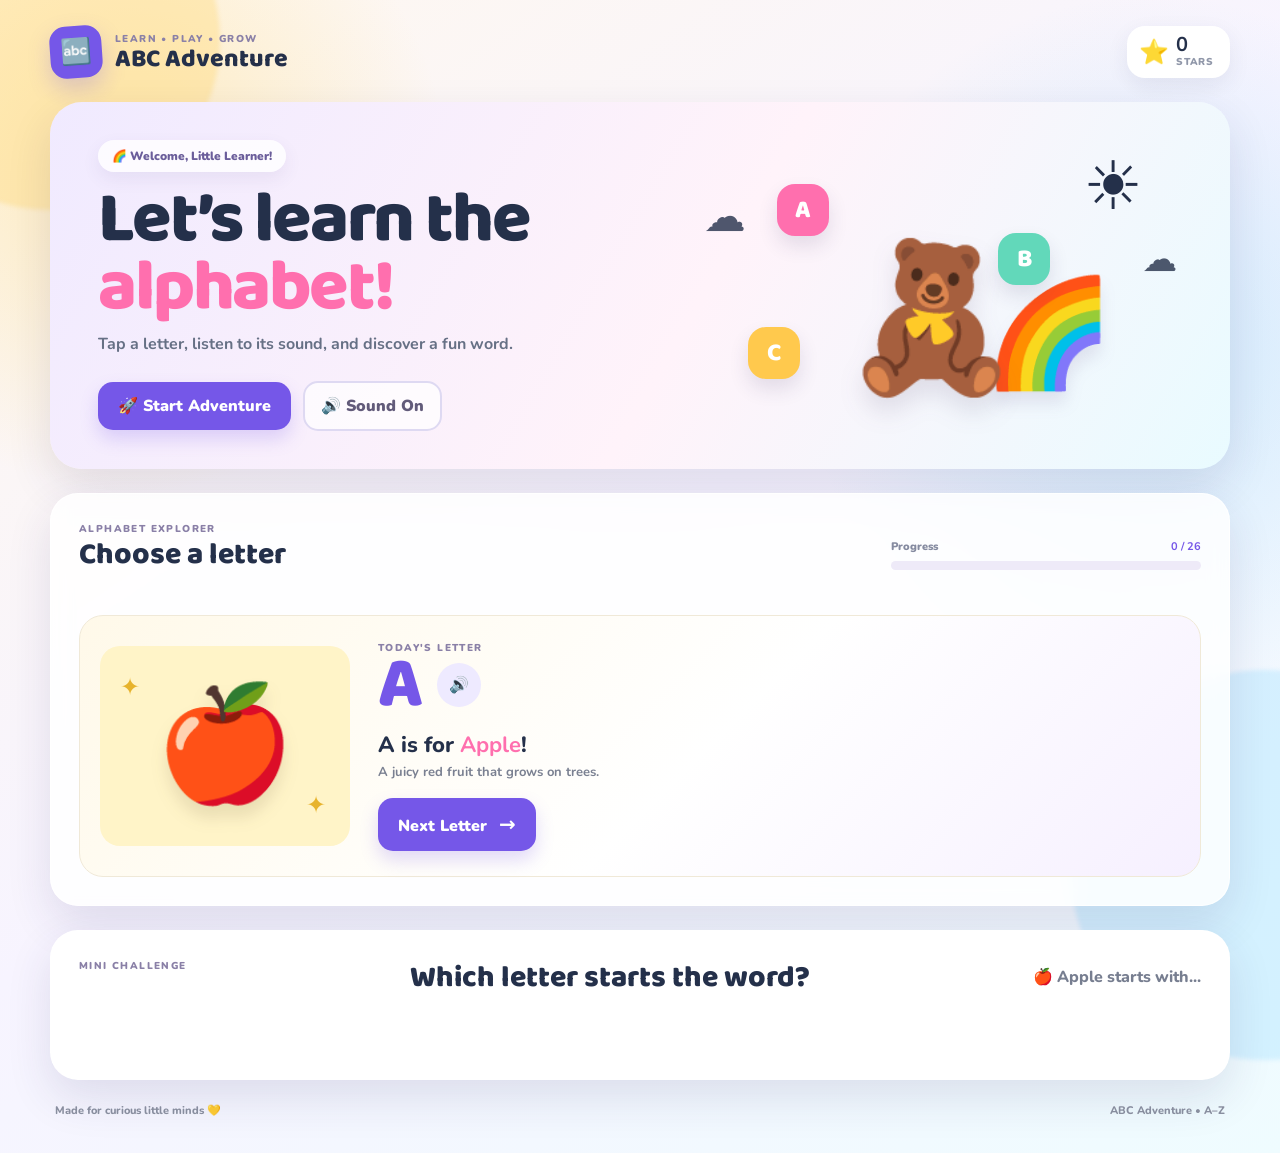
<file: index.html>
<!DOCTYPE html>
<html lang="en">
<head>
  <meta charset="UTF-8">
  <meta name="viewport" content="width=device-width, initial-scale=1.0">
  <title>ABC Adventure | Alphabet Learning Game</title>
  <link rel="preconnect" href="https://fonts.googleapis.com">
  <link rel="preconnect" href="https://fonts.gstatic.com" crossorigin>
  <link href="https://fonts.googleapis.com/css2?family=Baloo+2:wght@500;600;700;800&family=Nunito:wght@600;700;800;900&display=swap" rel="stylesheet">
  <link rel="stylesheet" href="style.css">
</head>
<body>
  <div class="sky-shape shape-one"></div>
  <div class="sky-shape shape-two"></div>

  <main class="game-shell">
    <header class="topbar">
      <div class="brand">
        <div class="brand-icon">🔤</div>
        <div>
          <span class="eyebrow">LEARN • PLAY • GROW</span>
          <h1>ABC Adventure</h1>
        </div>
      </div>
      <div class="score-card" aria-label="Score">
        <span>⭐</span>
        <strong id="score">0</strong>
        <small>Stars</small>
      </div>
    </header>

    <section class="hero">
      <div class="hero-copy">
        <span class="pill">🌈 Welcome, Little Learner!</span>
        <h2>Let’s learn the <span>alphabet!</span></h2>
        <p>Tap a letter, listen to its sound, and discover a fun word.</p>
        <div class="hero-actions">
          <button class="primary-btn" id="startBtn">🚀 Start Adventure</button>
          <button class="sound-btn" id="soundToggle" aria-label="Toggle sound">🔊 Sound On</button>
        </div>
      </div>
      <div class="hero-character" aria-hidden="true">
        <div class="sun">☀️</div>
        <div class="rainbow">🌈</div>
        <div class="cloud cloud-a">☁️</div>
        <div class="cloud cloud-b">☁️</div>
        <div class="bear">🧸</div>
        <div class="floating-letter letter-a">A</div>
        <div class="floating-letter letter-b">B</div>
        <div class="floating-letter letter-c">C</div>
      </div>
    </section>

    <section class="game-panel" id="gamePanel">
      <div class="panel-heading">
        <div>
          <span class="section-label">ALPHABET EXPLORER</span>
          <h3>Choose a letter</h3>
        </div>
        <div class="progress-wrap">
          <div class="progress-label"><span>Progress</span><strong id="progressText">0 / 26</strong></div>
          <div class="progress-track"><div class="progress-bar" id="progressBar"></div></div>
        </div>
      </div>

      <div class="letter-grid" id="letterGrid" aria-label="Alphabet letters"></div>

      <div class="lesson-card" id="lessonCard">
        <div class="lesson-visual" id="lessonVisual">
          <div class="sparkle sparkle-1">✦</div>
          <div class="sparkle sparkle-2">✦</div>
          <div class="big-emoji" id="wordEmoji">🍎</div>
        </div>
        <div class="lesson-content">
          <span class="lesson-label">TODAY'S LETTER</span>
          <div class="letter-title-row">
            <h3 id="selectedLetter">A</h3>
            <button class="listen-btn" id="listenBtn" title="Hear the letter">🔊</button>
          </div>
          <p class="word-line">A is for <strong id="wordName">Apple</strong>!</p>
          <p class="hint" id="wordHint">A juicy red fruit that grows on trees.</p>
          <button class="next-btn" id="nextBtn">Next Letter <span>→</span></button>
        </div>
      </div>
    </section>

    <section class="challenge" id="challenge">
      <div class="challenge-heading">
        <span class="section-label">MINI CHALLENGE</span>
        <h3>Which letter starts the word?</h3>
        <p id="questionText">🍎 Apple starts with...</p>
      </div>
      <div class="answer-grid" id="answerGrid"></div>
      <div class="feedback" id="feedback" role="status"></div>
    </section>

    <footer>
      <span>Made for curious little minds 💛</span>
      <span>ABC Adventure • A–Z</span>
    </footer>
  </main>

  <div class="celebration" id="celebration" aria-hidden="true">
    <div class="celebration-card">
      <div class="trophy">🏆</div>
      <h2>Fantastic!</h2>
      <p>You completed the alphabet adventure!</p>
      <div class="final-stars" id="finalStars">⭐ ⭐ ⭐ ⭐ ⭐</div>
      <button class="primary-btn" id="playAgainBtn">🎈 Play Again</button>
    </div>
  </div>

  <script src="script.js"></script>
</body>
</html>
</file>
<file: style.css>
* {
  box-sizing: border-box;
}

:root {
  --ink: #24304a;
  --muted: #667085;
  --purple: #7557e8;
  --purple-dark: #5940c7;
  --pink: #ff6fae;
  --yellow: #ffc94d;
  --mint: #62d8ba;
  --sky: #68c9f5;
  --cream: #fffaf0;
  --white: #ffffff;
  --line: #e8eaf2;
  --shadow: 0 18px 45px rgba(52, 45, 95, 0.12);
}

html {
  scroll-behavior: smooth;
}

body {
  margin: 0;
  min-height: 100vh;
  font-family: "Nunito", system-ui, sans-serif;
  color: var(--ink);
  background:
    radial-gradient(circle at 10% 15%, rgba(255, 211, 90, .35), transparent 20rem),
    radial-gradient(circle at 90% 30%, rgba(104, 201, 245, .25), transparent 22rem),
    linear-gradient(145deg, #fff8ee 0%, #f7f4ff 48%, #effcff 100%);
  overflow-x: hidden;
}

button {
  font: inherit;
  cursor: pointer;
  border: 0;
}

.sky-shape {
  position: fixed;
  border-radius: 50%;
  filter: blur(2px);
  opacity: .35;
  pointer-events: none;
  z-index: -1;
}

.shape-one {
  width: 340px;
  height: 340px;
  background: #ffd66d;
  top: -130px;
  left: -120px;
}

.shape-two {
  width: 390px;
  height: 390px;
  background: #9edfff;
  right: -180px;
  bottom: -160px;
}

.game-shell {
  width: min(1180px, calc(100% - 32px));
  margin: 0 auto;
  padding: 26px 0 35px;
}

.topbar {
  display: flex;
  align-items: center;
  justify-content: space-between;
  gap: 20px;
  margin-bottom: 24px;
}

.brand {
  display: flex;
  align-items: center;
  gap: 13px;
}

.brand-icon {
  width: 52px;
  height: 52px;
  display: grid;
  place-items: center;
  border-radius: 16px;
  background: var(--purple);
  color: #fff;
  box-shadow: 0 10px 22px rgba(117, 87, 232, .25);
  font-size: 25px;
  transform: rotate(-4deg);
}

.eyebrow,
.section-label,
.lesson-label {
  display: block;
  color: #8a80a7;
  font-size: 10px;
  font-weight: 900;
  letter-spacing: .14em;
}

.brand h1 {
  margin: 1px 0 0;
  font: 800 25px/1 "Baloo 2", cursive;
}

.score-card {
  display: grid;
  grid-template-columns: auto auto;
  grid-template-rows: auto auto;
  align-items: center;
  column-gap: 7px;
  padding: 8px 15px 8px 11px;
  background: #fff;
  border: 1px solid rgba(255,255,255,.8);
  border-radius: 18px;
  box-shadow: 0 8px 22px rgba(52, 45, 95, .08);
}

.score-card span {
  grid-row: 1 / 3;
  font-size: 24px;
}

.score-card strong {
  font-size: 20px;
  line-height: 1;
}

.score-card small {
  color: #9097a9;
  font-size: 10px;
  font-weight: 900;
  letter-spacing: .08em;
  text-transform: uppercase;
}

.hero {
  position: relative;
  min-height: 350px;
  display: grid;
  grid-template-columns: 1.1fr .9fr;
  align-items: center;
  overflow: hidden;
  padding: 38px 48px;
  border-radius: 32px;
  background: linear-gradient(120deg, #f0eaff, #fff3fa 55%, #e9fbff);
  box-shadow: var(--shadow);
}

.hero-copy {
  position: relative;
  z-index: 2;
  max-width: 620px;
}

.pill {
  display: inline-flex;
  align-items: center;
  padding: 8px 14px;
  border-radius: 999px;
  background: rgba(255,255,255,.8);
  color: #6b5e9b;
  font-size: 12px;
  font-weight: 900;
  box-shadow: 0 7px 18px rgba(77, 58, 130, .08);
}

.hero h2 {
  margin: 14px 0 9px;
  font: 800 clamp(42px, 6vw, 72px)/.95 "Baloo 2", cursive;
  letter-spacing: -.03em;
}

.hero h2 span {
  color: var(--pink);
}

.hero p {
  max-width: 500px;
  margin: 0;
  color: var(--muted);
  font-size: 16px;
  line-height: 1.6;
  font-weight: 700;
}

.hero-actions {
  display: flex;
  align-items: center;
  gap: 12px;
  margin-top: 24px;
  flex-wrap: wrap;
}

.primary-btn,
.next-btn {
  padding: 13px 20px;
  border-radius: 15px;
  color: #fff;
  background: var(--purple);
  font-weight: 900;
  box-shadow: 0 9px 18px rgba(117, 87, 232, .22);
  transition: transform .2s, box-shadow .2s, background .2s;
}

.primary-btn:hover,
.next-btn:hover {
  transform: translateY(-2px);
  background: var(--purple-dark);
  box-shadow: 0 13px 25px rgba(117, 87, 232, .28);
}

.sound-btn {
  padding: 12px 16px;
  border: 2px solid #ded9f2;
  border-radius: 15px;
  background: rgba(255,255,255,.7);
  color: #625b7a;
  font-weight: 900;
}

.hero-character {
  position: relative;
  height: 290px;
}

.sun {
  position: absolute;
  right: 8%;
  top: 0;
  font-size: 67px;
  animation: float 4s ease-in-out infinite;
}

.rainbow {
  position: absolute;
  right: 14%;
  bottom: 25px;
  font-size: 105px;
  filter: drop-shadow(0 12px 8px rgba(91, 73, 130, .12));
  animation: float 5s ease-in-out infinite reverse;
}

.cloud {
  position: absolute;
  font-size: 42px;
  opacity: .8;
  animation: drift 7s ease-in-out infinite;
}

.cloud-a {
  left: 2%;
  top: 48px;
}

.cloud-b {
  right: 1%;
  top: 95px;
  font-size: 35px;
  animation-delay: 1.4s;
}

.bear {
  position: absolute;
  left: 30%;
  bottom: 13px;
  font-size: 145px;
  filter: drop-shadow(0 14px 12px rgba(73, 54, 95, .13));
  animation: bounce 3s ease-in-out infinite;
}

.floating-letter {
  position: absolute;
  display: grid;
  place-items: center;
  width: 52px;
  height: 52px;
  border-radius: 18px;
  color: #fff;
  font: 800 25px "Baloo 2", cursive;
  box-shadow: 0 10px 20px rgba(53, 45, 92, .12);
  animation: float 3.5s ease-in-out infinite;
}

.letter-a {
  background: var(--pink);
  left: 17%;
  top: 15%;
}

.letter-b {
  background: var(--mint);
  right: 27%;
  top: 32%;
  animation-delay: .8s;
}

.letter-c {
  background: var(--yellow);
  left: 11%;
  bottom: 18%;
  animation-delay: 1.4s;
}

.game-panel,
.challenge {
  margin-top: 24px;
  padding: 28px;
  border: 1px solid rgba(255,255,255,.8);
  border-radius: 28px;
  background: rgba(255,255,255,.84);
  box-shadow: var(--shadow);
  backdrop-filter: blur(10px);
}

.panel-heading,
.challenge-heading {
  display: flex;
  justify-content: space-between;
  align-items: end;
  gap: 25px;
  margin-bottom: 20px;
}

.panel-heading h3,
.challenge h3 {
  margin: 4px 0 0;
  font: 800 30px/1 "Baloo 2", cursive;
}

.progress-wrap {
  width: min(310px, 40%);
}

.progress-label {
  display: flex;
  justify-content: space-between;
  color: #858ba0;
  font-size: 11px;
  font-weight: 900;
  margin-bottom: 7px;
}

.progress-label strong {
  color: var(--purple);
}

.progress-track {
  height: 9px;
  border-radius: 99px;
  overflow: hidden;
  background: #eeeaf8;
}

.progress-bar {
  width: 0%;
  height: 100%;
  border-radius: inherit;
  background: linear-gradient(90deg, var(--purple), var(--pink), var(--yellow));
  transition: width .4s ease;
}

.letter-grid {
  display: grid;
  grid-template-columns: repeat(13, 1fr);
  gap: 9px;
}

.letter-btn {
  aspect-ratio: 1;
  border-radius: 14px;
  background: #f7f5fc;
  color: #5d6172;
  font: 800 22px "Baloo 2", cursive;
  transition: transform .18s, background .18s, color .18s, box-shadow .18s;
}

.letter-btn:hover {
  transform: translateY(-3px) rotate(-2deg);
  background: #eee9ff;
  color: var(--purple);
}

.letter-btn.active {
  color: #fff;
  background: var(--purple);
  box-shadow: 0 9px 18px rgba(117, 87, 232, .24);
}

.letter-btn.learned {
  position: relative;
  background: #e9faf5;
  color: #31a889;
}

.letter-btn.learned.active {
  color: #fff;
  background: var(--purple);
}

.letter-btn.learned::after {
  content: "✓";
  position: absolute;
  right: -3px;
  top: -5px;
  width: 15px;
  height: 15px;
  display: grid;
  place-items: center;
  border-radius: 50%;
  color: #fff;
  background: var(--mint);
  font: 900 9px "Nunito";
}

.lesson-card {
  display: grid;
  grid-template-columns: 250px 1fr;
  gap: 28px;
  align-items: center;
  margin-top: 25px;
  padding: 20px;
  border-radius: 24px;
  background: linear-gradient(135deg, #fff9e9, #fff 55%, #f6f0ff);
  border: 1px solid #f0e9d8;
}

.lesson-visual {
  position: relative;
  min-height: 200px;
  display: grid;
  place-items: center;
  overflow: hidden;
  border-radius: 20px;
  background: #fff4c8;
}

.big-emoji {
  font-size: 112px;
  line-height: 1;
  filter: drop-shadow(0 12px 8px rgba(87, 67, 38, .13));
  animation: pop .45s ease both;
}

.sparkle {
  position: absolute;
  color: #e7b32c;
  font-size: 24px;
  animation: twinkle 1.8s ease-in-out infinite;
}

.sparkle-1 { left: 20px; top: 25px; }
.sparkle-2 { right: 24px; bottom: 25px; animation-delay: .6s; }

.lesson-content {
  padding: 5px 5px 5px 0;
}

.letter-title-row {
  display: flex;
  align-items: center;
  gap: 14px;
}

.letter-title-row h3 {
  margin: 2px 0 0;
  font: 800 72px/.8 "Baloo 2", cursive;
  color: var(--purple);
}

.listen-btn {
  width: 44px;
  height: 44px;
  border-radius: 50%;
  background: #eeeaff;
  color: var(--purple);
  transition: transform .2s;
}

.listen-btn:hover {
  transform: scale(1.08);
}

.word-line {
  margin: 15px 0 3px;
  font-size: 22px;
  font-weight: 800;
}

.word-line strong {
  color: var(--pink);
}

.hint {
  margin: 0 0 17px;
  color: #7a8091;
  font-size: 13px;
  font-weight: 700;
}

.next-btn span {
  margin-left: 7px;
  font-size: 20px;
}

.challenge {
  background: #fff;
}

.challenge-heading {
  align-items: start;
}

.challenge-heading h3 {
  margin-top: 4px;
}

.challenge-heading p {
  margin: 7px 0 0;
  color: #777e90;
  font-weight: 800;
}

.answer-grid {
  display: grid;
  grid-template-columns: repeat(3, 1fr);
  gap: 12px;
}

.answer-btn {
  min-height: 72px;
  padding: 10px 15px;
  border-radius: 17px;
  background: #f7f7fb;
  border: 2px solid transparent;
  color: var(--ink);
  font-weight: 900;
  transition: .2s ease;
}

.answer-btn:hover {
  border-color: #c9c1f4;
  transform: translateY(-2px);
}

.answer-btn.correct {
  background: #e6fbf4;
  border-color: #64d9ba;
  color: #228d72;
}

.answer-btn.wrong {
  background: #fff0f3;
  border-color: #ff9bbd;
  color: #d34e78;
  animation: shake .35s ease;
}

.feedback {
  min-height: 25px;
  margin-top: 13px;
  text-align: center;
  font-weight: 900;
}

.feedback.good {
  color: #229b7c;
}

.feedback.bad {
  color: #d75d7d;
}

footer {
  display: flex;
  justify-content: space-between;
  gap: 20px;
  padding: 23px 5px 0;
  color: #8b91a1;
  font-size: 11px;
  font-weight: 800;
}

.celebration {
  position: fixed;
  inset: 0;
  z-index: 20;
  display: none;
  place-items: center;
  padding: 20px;
  background: rgba(48, 40, 74, .45);
  backdrop-filter: blur(7px);
}

.celebration.show {
  display: grid;
}

.celebration-card {
  width: min(430px, 100%);
  padding: 35px;
  text-align: center;
  border-radius: 30px;
  background: #fff;
  box-shadow: 0 30px 80px rgba(30, 24, 57, .25);
  animation: pop .45s ease both;
}

.trophy {
  font-size: 72px;
}

.celebration-card h2 {
  margin: 5px 0 2px;
  font: 800 43px "Baloo 2", cursive;
  color: var(--purple);
}

.celebration-card p {
  margin: 0 0 15px;
  color: #70778b;
  font-weight: 800;
}

.final-stars {
  margin: 12px 0 22px;
  font-size: 25px;
  letter-spacing: 5px;
}

@keyframes float {
  0%, 100% { transform: translateY(0); }
  50% { transform: translateY(-10px); }
}

@keyframes bounce {
  0%, 100% { transform: translateY(0) rotate(-2deg); }
  50% { transform: translateY(-8px) rotate(2deg); }
}

@keyframes drift {
  0%, 100% { transform: translateX(0); }
  50% { transform: translateX(14px); }
}

@keyframes pop {
  from { opacity: 0; transform: scale(.75); }
  to { opacity: 1; transform: scale(1); }
}

@keyframes twinkle {
  0%, 100% { transform: scale(.8) rotate(0); opacity: .45; }
  50% { transform: scale(1.25) rotate(20deg); opacity: 1; }
}

@keyframes shake {
  25% { transform: translateX(-5px); }
  50% { transform: translateX(5px); }
  75% { transform: translateX(-3px); }
}

@media (max-width: 850px) {
  .hero {
    grid-template-columns: 1fr;
    padding: 32px;
  }

  .hero-character {
    height: 210px;
  }

  .bear {
    left: 40%;
    font-size: 110px;
  }

  .rainbow {
    right: 15%;
    font-size: 80px;
  }

  .letter-grid {
    grid-template-columns: repeat(9, 1fr);
  }

  .lesson-card {
    grid-template-columns: 190px 1fr;
  }
}

@media (max-width: 620px) {
  .game-shell {
    width: min(100% - 20px, 1180px);
    padding-top: 14px;
  }

  .topbar {
    margin-bottom: 14px;
  }

  .brand h1 {
    font-size: 21px;
  }

  .brand-icon {
    width: 44px;
    height: 44px;
    font-size: 21px;
  }

  .hero {
    min-height: 510px;
    padding: 28px 22px;
    border-radius: 25px;
  }

  .hero h2 {
    font-size: 49px;
  }

  .hero-character {
    height: 185px;
  }

  .bear {
    left: 36%;
    font-size: 98px;
  }

  .game-panel,
  .challenge {
    padding: 20px 15px;
    border-radius: 23px;
  }

  .panel-heading,
  .challenge-heading {
    display: block;
  }

  .progress-wrap {
    width: 100%;
    margin-top: 16px;
  }

  .letter-grid {
    grid-template-columns: repeat(7, 1fr);
    gap: 7px;
  }

  .letter-btn {
    border-radius: 11px;
    font-size: 19px;
  }

  .lesson-card {
    grid-template-columns: 1fr;
    gap: 16px;
  }

  .lesson-visual {
    min-height: 170px;
  }

  .lesson-content {
    padding: 0;
  }

  .answer-grid {
    grid-template-columns: 1fr;
  }

  footer {
    flex-direction: column;
    gap: 6px;
  }
}
</file>
